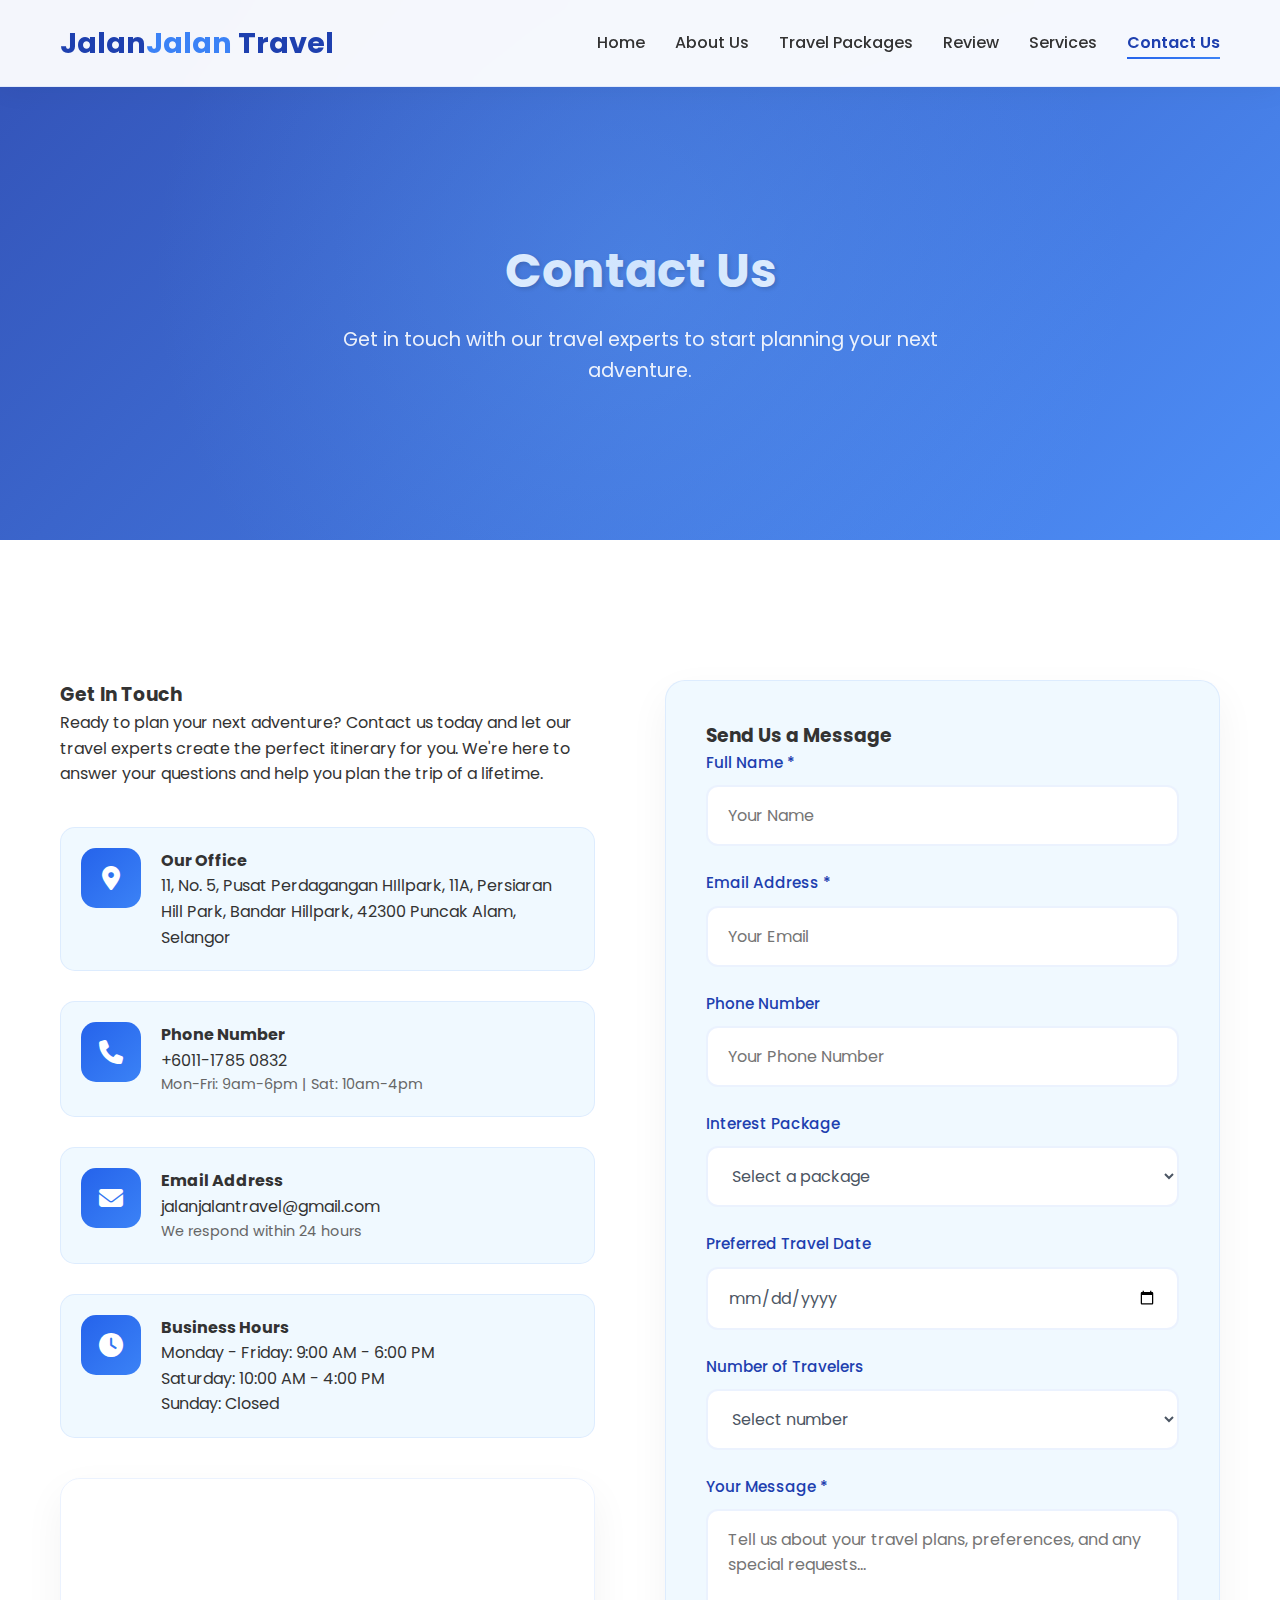
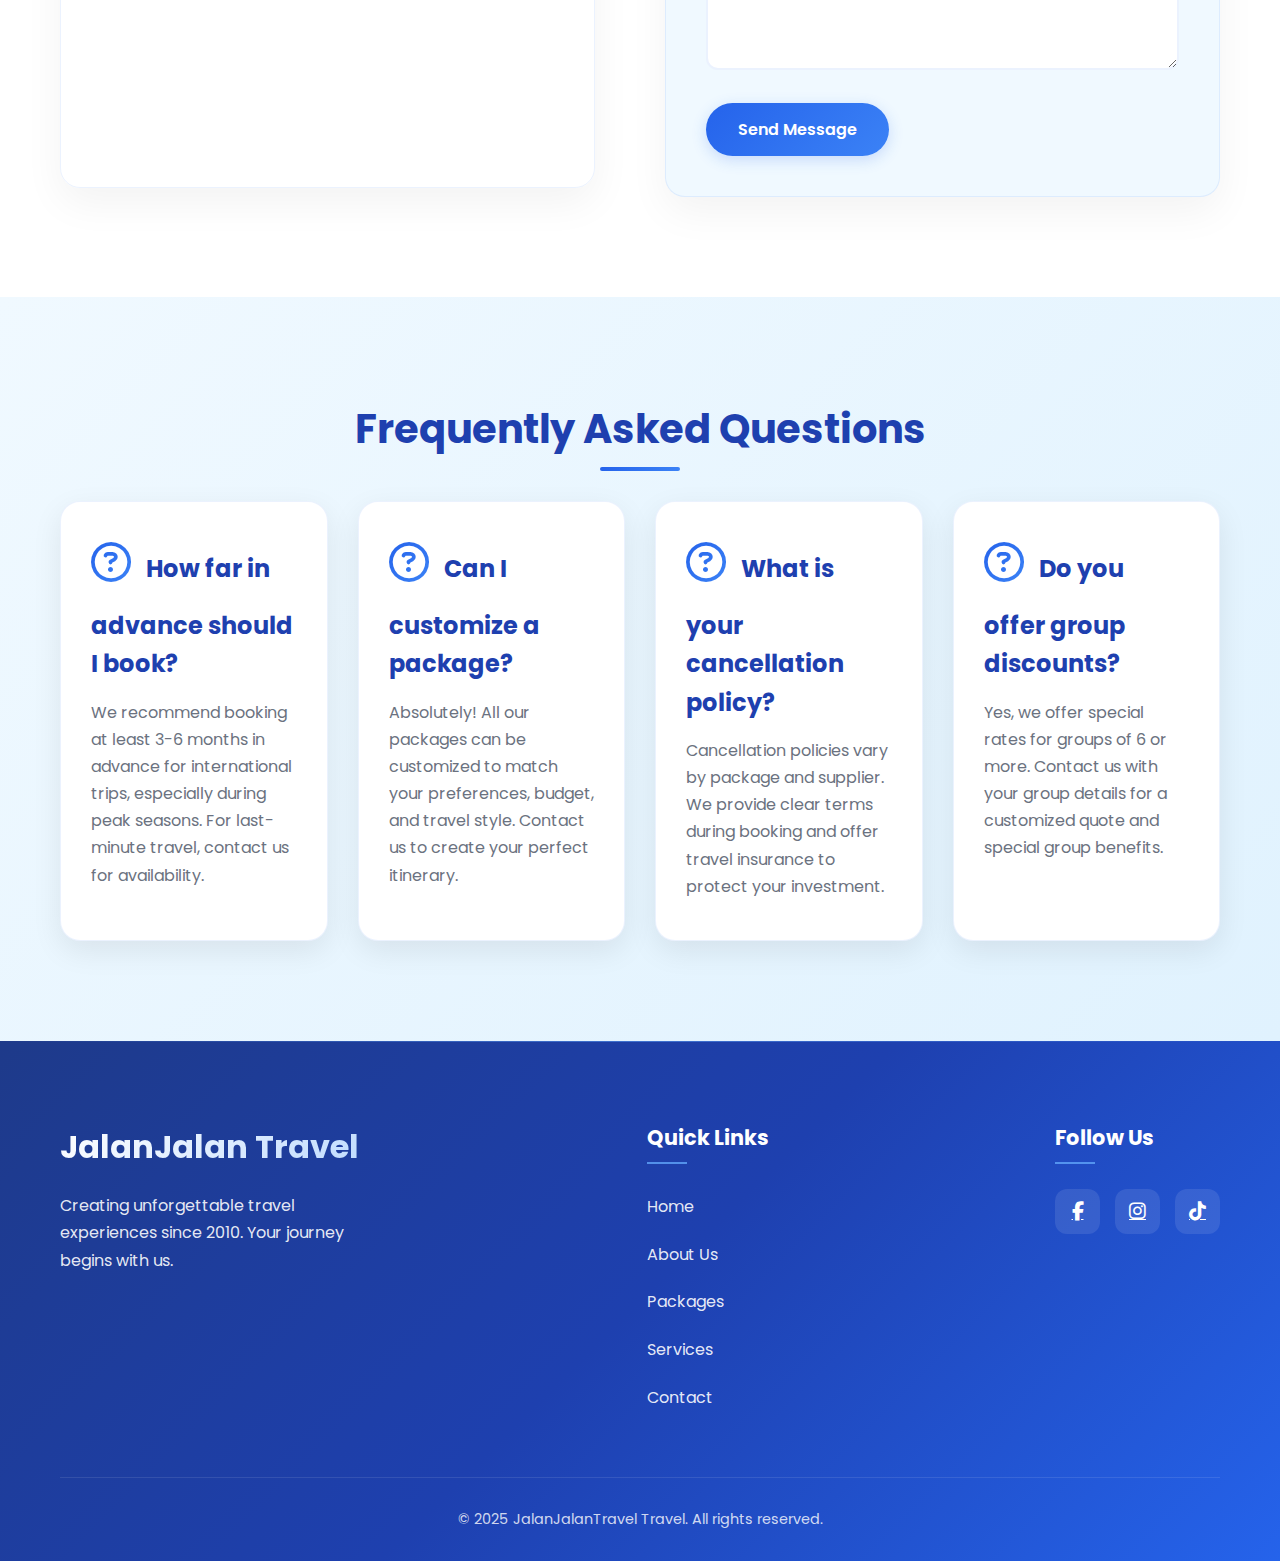
<file: contact.html>
<!DOCTYPE html>
<html lang="en">
<head>
    <meta charset="UTF-8">
    <meta name="viewport" content="width=device-width, initial-scale=1.0">
    <title>Wanderlust Travel | Contact Us</title>
    <link rel="stylesheet" href="https://cdnjs.cloudflare.com/ajax/libs/font-awesome/6.4.0/css/all.min.css">
    <link href="https://fonts.googleapis.com/css2?family=Poppins:wght@300;400;500;600;700&display=swap" rel="stylesheet">
    <link rel="stylesheet" href="style.css">
</head>
<body>
    <!-- Header & Navigation -->
    <header>
        <div class="container">
            <nav>
                <a href="index.html" class="logo">Jalan<span>Jalan</span> Travel</a>
                <div class="mobile-menu-btn">
                    <i class="fas fa-bars"></i>
                </div>
                <ul class="nav-links">
                    <li><a href="index.html">Home</a></li>
                    <li><a href="about.html">About Us</a></li>
                    <li><a href="packages.html">Travel Packages</a></li>
                    <li><a href="review.html">Review</a></li>
                    <li><a href="services.html">Services</a></li>
                    <li><a href="contact.html" class="active-link">Contact Us</a></li>
                </ul>
            </nav>
        </div>
    </header>

    <!-- Page Hero -->
    <section class="page-hero">
        <div class="container">
            <h1>Contact Us</h1>
            <p>Get in touch with our travel experts to start planning your next adventure.</p>
        </div>
    </section>

    <!-- Contact Section -->
    <section class="contact-section">
        <div class="container">
            <div class="contact-container">
                <div class="contact-info">
                    <h3>Get In Touch</h3>
                    <p>Ready to plan your next adventure? Contact us today and let our travel experts create the perfect itinerary for you. We're here to answer your questions and help you plan the trip of a lifetime.</p>
                    
                    <div class="contact-details">
                        <div class="contact-item">
                            <i class="fas fa-map-marker-alt"></i>
                            <div>
                                <h4>Our Office</h4>
                                <p>11, No. 5, Pusat Perdagangan HIllpark, 11A, Persiaran Hill Park, Bandar Hillpark, 42300 Puncak Alam, Selangor</p>
                            </div>
                        </div>
                        
                        <div class="contact-item">
                            <i class="fas fa-phone"></i>
                            <div>
                                <h4>Phone Number</h4>
                                <p>+6011-1785 0832</p>
                                <p style="font-size: 0.9rem; color: #666;">Mon-Fri: 9am-6pm | Sat: 10am-4pm</p>
                            </div>
                        </div>
                        
                        <div class="contact-item">
                            <i class="fas fa-envelope"></i>
                            <div>
                                <h4>Email Address</h4>
                                <p>jalanjalantravel@gmail.com</p>
                                <p style="font-size: 0.9rem; color: #666;">We respond within 24 hours</p>
                            </div>
                        </div>
                        
                        <div class="contact-item">
                            <i class="fas fa-clock"></i>
                            <div>
                                <h4>Business Hours</h4>
                                <p>Monday - Friday: 9:00 AM - 6:00 PM</p>
                                <p>Saturday: 10:00 AM - 4:00 PM</p>
                                <p>Sunday: Closed</p>
                            </div>
                        </div>
                    </div>
                    
                    <div class="map-container">
                        <iframe src="https://www.google.com/maps/embed?pb=!1m18!1m12!1m3!1d3966.54818537831!2d101.45310091476932!3d3.2109851999999996!2m3!1f0!2f0!3f0!3m2!1i1024!2i768!4f13.1!3m3!1m2!1s0x31cc5be1adef5dd3%3A0x1cb56cf47c7c9c03!2sJalan%20Jalan%20Travel!5e0!3m2!1sen!2smy!4v1706340000000!5m2!1sen!2smy" allowfullscreen="" loading="lazy"></iframe>
                    </div>
                </div>
                
                <div class="contact-form">
                    <h3>Send Us a Message</h3>
                    <form id="contactForm">
                        <div class="form-group">
                            <label for="name">Full Name *</label>
                            <input type="text" id="name" class="form-control" placeholder="Your Name" required>
                        </div>
                        
                        <div class="form-group">
                            <label for="email">Email Address *</label>
                            <input type="email" id="email" class="form-control" placeholder="Your Email" required>
                        </div>
                        
                        <div class="form-group">
                            <label for="phone">Phone Number</label>
                            <input type="tel" id="phone" class="form-control" placeholder="Your Phone Number">
                        </div>
                        
                        <div class="form-group">
                            <label for="package">Interest Package</label>
                            <select id="package" class="form-control">
                                <option value="">Select a package</option>
                                <option value="bali">Bali Paradise</option>
                                <option value="swiss">Wonderful Maldives</option>
                                <option value="japan">Turkiye Cultural Journey</option>
                                <option value="greece">Discover Japan Experience</option>
                                <option value="australia">Australian Adventure</option>
                                <option value="thailand">Thailand Explorer</option>
                                <option value="custom">Custom Package</option>
                            </select>
                        </div>
                        
                        <div class="form-group">
                            <label for="travel-date">Preferred Travel Date</label>
                            <input type="date" id="travel-date" class="form-control">
                        </div>
                        
                        <div class="form-group">
                            <label for="travelers">Number of Travelers</label>
                            <select id="travelers" class="form-control">
                                <option value="">Select number</option>
                                <option value="1">1 Traveler</option>
                                <option value="2">2 Travelers</option>
                                <option value="3-4">3-4 Travelers</option>
                                <option value="5-6">5-6 Travelers</option>
                                <option value="7+">7+ Travelers</option>
                            </select>
                        </div>
                        
                        <div class="form-group">
                            <label for="message">Your Message *</label>
                            <textarea id="message" class="form-control" placeholder="Tell us about your travel plans, preferences, and any special requests..." rows="5" required></textarea>
                        </div>
                        
                        <button type="submit" class="btn">Send Message</button>
                    </form>
                </div>
            </div>
        </div>
    </section>

    <!-- FAQ Section -->
    <section class="services-section" style="background-color: white;">
        <div class="container">
            <h2 class="section-title">Frequently Asked Questions</h2>
            <div class="services-container">
                <div class="service-card" style="text-align: left; height: 100%;">
                    <h3><i class="far fa-question-circle" style="color: #6a11cb; margin-right: 10px;"></i> How far in advance should I book?</h3>
                    <p>We recommend booking at least 3-6 months in advance for international trips, especially during peak seasons. For last-minute travel, contact us for availability.</p>
                </div>
                
                <div class="service-card" style="text-align: left; height: 100%;">
                    <h3><i class="far fa-question-circle" style="color: #6a11cb; margin-right: 10px;"></i> Can I customize a package?</h3>
                    <p>Absolutely! All our packages can be customized to match your preferences, budget, and travel style. Contact us to create your perfect itinerary.</p>
                </div>
                
                <div class="service-card" style="text-align: left; height: 100%;">
                    <h3><i class="far fa-question-circle" style="color: #6a11cb; margin-right: 10px;"></i> What is your cancellation policy?</h3>
                    <p>Cancellation policies vary by package and supplier. We provide clear terms during booking and offer travel insurance to protect your investment.</p>
                </div>
                
                <div class="service-card" style="text-align: left; height: 100%;">
                    <h3><i class="far fa-question-circle" style="color: #6a11cb; margin-right: 10px;"></i> Do you offer group discounts?</h3>
                    <p>Yes, we offer special rates for groups of 6 or more. Contact us with your group details for a customized quote and special group benefits.</p>
                </div>
            </div>
        </div>
    </section>

    <!-- Footer -->
    <footer>
        <div class="container">
            <div class="footer-content">
                <div class="footer-about">
                    <div class="footer-logo">JalanJalan Travel</div>
                    <p>Creating unforgettable travel experiences since 2010. Your journey begins with us.</p>
                </div>
                
                <div class="footer-links">
                    <h3>Quick Links</h3>
                    <ul>
                        <li><a href="index.html">Home</a></li>
                        <li><a href="about.html">About Us</a></li>
                        <li><a href="packages.html">Packages</a></li>
                        <li><a href="services.html">Services</a></li>
                        <li><a href="contact.html">Contact</a></li>
                    </ul>
                </div>
                
                <div class="footer-social">
                    <h3>Follow Us</h3>
                    <div class="social-icons">
                        <a href="https://www.facebook.com/JalanJalanTravelOfficial"><i class="fab fa-facebook-f"></i></a>
                        <a href="https://www.instagram.com/jalanjalantravel_/?hl=en"><i class="fab fa-instagram"></i></a>
                        <a href="https://www.tiktok.com/@jalanjalantravel?lang=en-GB"><i class="fab fa-tiktok"></i></a>
                    </div>
                </div>
            </div>
            
            <div class="copyright">
                <p>&copy; 2025 JalanJalanTravel Travel. All rights reserved.</p>
            </div>
        </div>
    </footer>

    <script>
        // Mobile menu toggle
        document.querySelector('.mobile-menu-btn').addEventListener('click', function() {
            document.querySelector('.nav-links').classList.toggle('active');
        });

        // Close mobile menu when clicking on a link
        document.querySelectorAll('.nav-links a').forEach(link => {
            link.addEventListener('click', function() {
                document.querySelector('.nav-links').classList.remove('active');
            });
        });

        // Set active link
        document.querySelectorAll('.nav-links a').forEach(link => {
            link.classList.remove('active-link');
            if(link.href === window.location.href) {
                link.classList.add('active-link');
            }
        });

        // Form submission
        document.getElementById('contactForm').addEventListener('submit', function(e) {
            e.preventDefault();
            
            // Get form values
            const name = document.getElementById('name').value;
            const email = document.getElementById('email').value;
            const phone = document.getElementById('phone').value;
            const package = document.getElementById('package').value;
            const travelDate = document.getElementById('travel-date').value;
            const travelers = document.getElementById('travelers').value;
            const message = document.getElementById('message').value;
            
            // Simple validation
            if(!name || !email || !message) {
                alert('Please fill in all required fields (marked with *).');
                return;
            }
            
            // Validate email format
            const emailRegex = /^[^\s@]+@[^\s@]+\.[^\s@]+$/;
            if(!emailRegex.test(email)) {
                alert('Please enter a valid email address.');
                return;
            }
            
            // In a real application, you would send this data to a server
            // For now, we'll just show a success message
            const packageName = package ? document.querySelector(`#package option[value="${package}"]`).textContent : 'Not specified';
            const formattedDate = travelDate ? new Date(travelDate).toLocaleDateString() : 'Not specified';
            
            alert(`Thank you ${name}! Your inquiry has been submitted successfully.\n\nWe have received the following information:\n- Email: ${email}\n- Phone: ${phone || 'Not provided'}\n- Package Interest: ${packageName}\n- Travel Date: ${formattedDate}\n- Travelers: ${travelers || 'Not specified'}\n\nWe will contact you within 24 hours at ${email} to discuss your travel plans.`);
            
            // Reset form
            this.reset();
        });

        // Set minimum date for travel date field to today
        const today = new Date().toISOString().split('T')[0];
        document.getElementById('travel-date').setAttribute('min', today);
    </script>
</body>

</html>
</file>
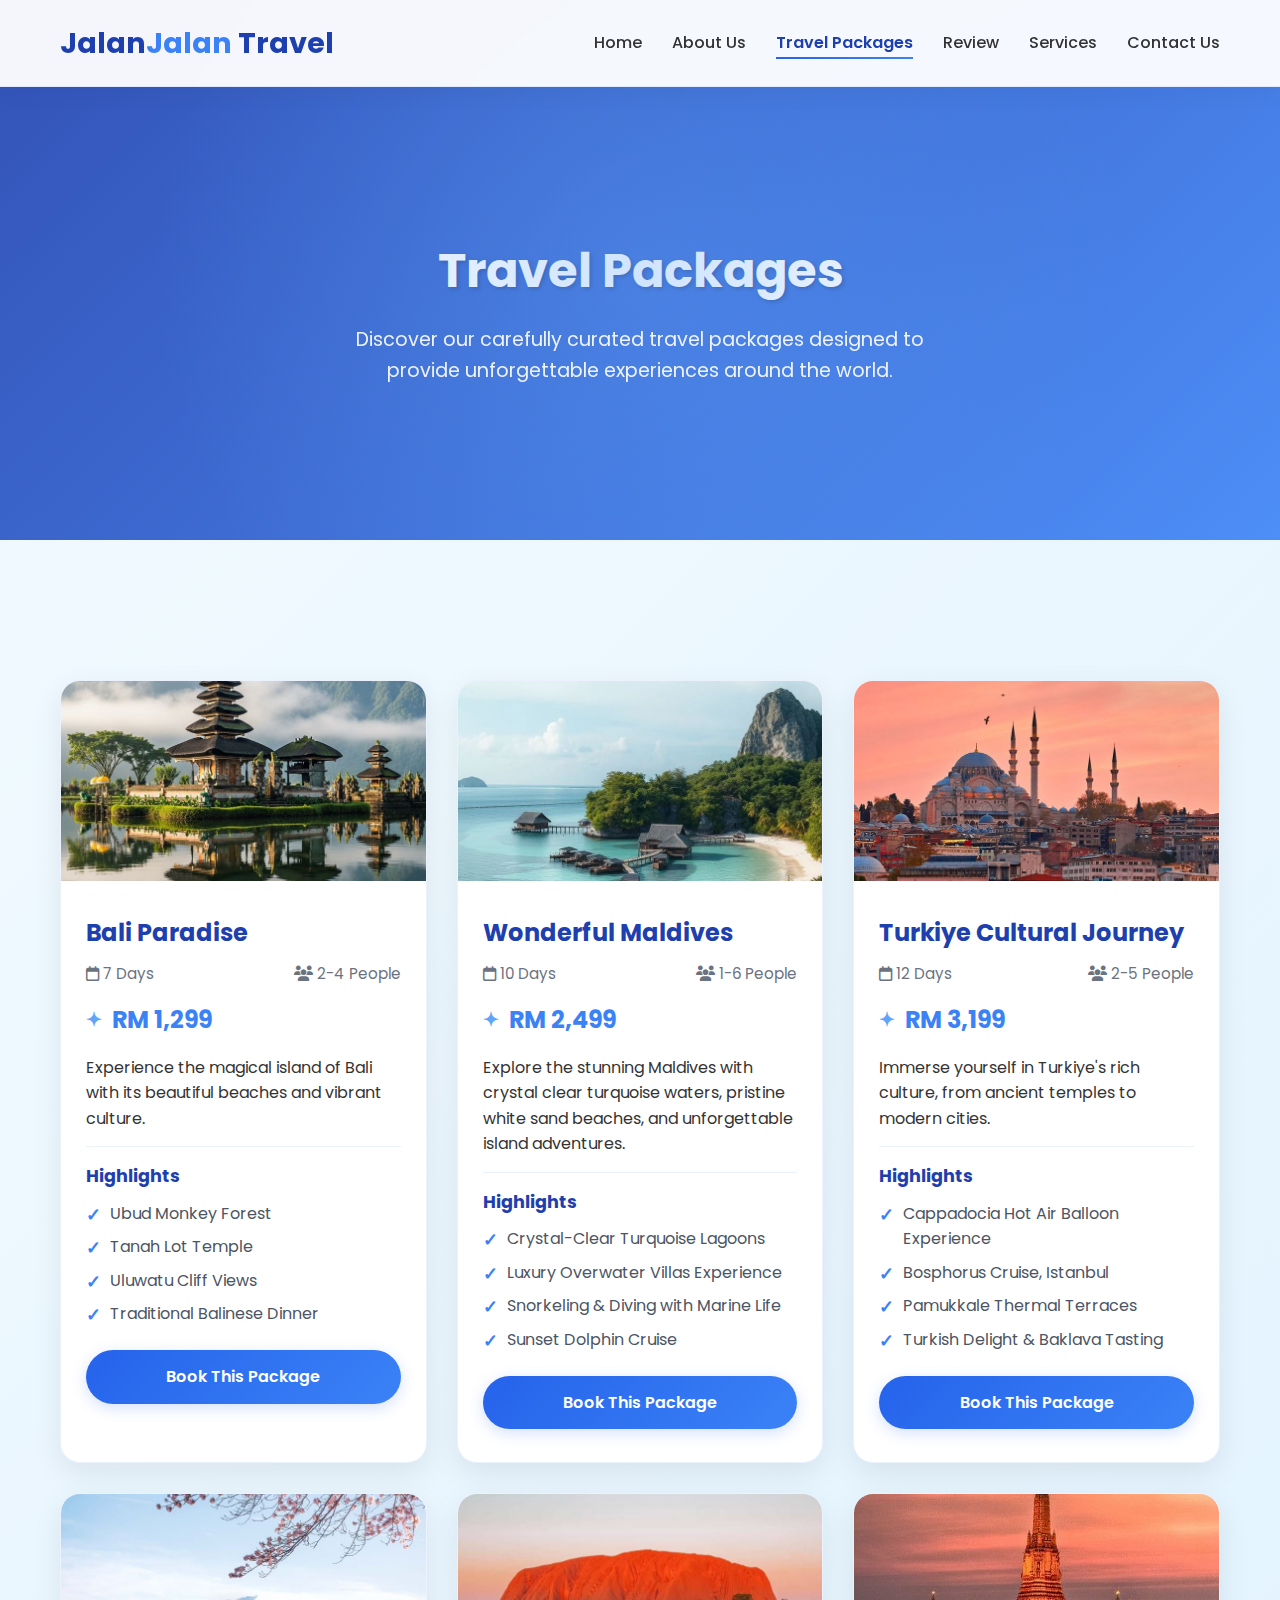
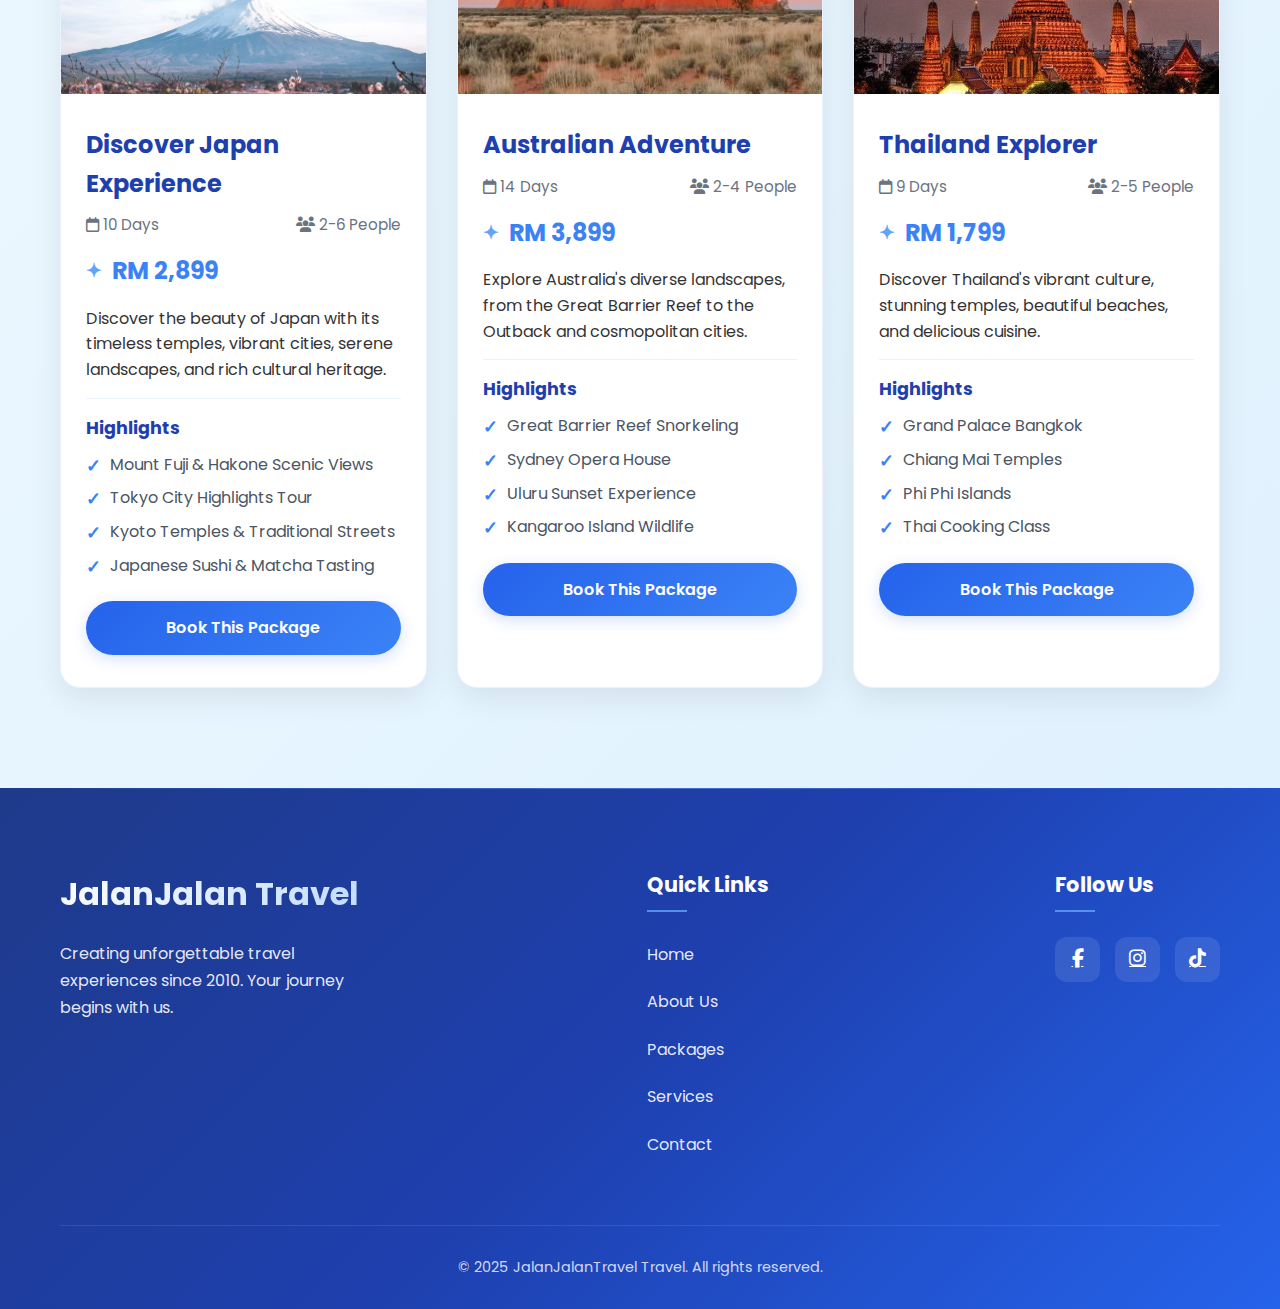
<file: packages.html>
<!DOCTYPE html>
<html lang="en">
<head>
    <meta charset="UTF-8">
    <meta name="viewport" content="width=device-width, initial-scale=1.0">
    <title>Wanderlust Travel | Travel Packages</title>
    <link rel="stylesheet" href="https://cdnjs.cloudflare.com/ajax/libs/font-awesome/6.4.0/css/all.min.css">
    <link href="https://fonts.googleapis.com/css2?family=Poppins:wght@300;400;500;600;700&display=swap" rel="stylesheet">
    <link rel="stylesheet" href="style.css">
</head>
<body>
    <!-- Header & Navigation -->
    <header>
        <div class="container">
            <nav>
               <a href="index.html" class="logo">Jalan<span>Jalan</span> Travel</a>
                <div class="mobile-menu-btn">
                    <i class="fas fa-bars"></i>
                </div>
                <ul class="nav-links">
                    <li><a href="index.html">Home</a></li>
                    <li><a href="about.html">About Us</a></li>
                    <li><a href="packages.html" class="active-link">Travel Packages</a></li>
                    <li><a href="review.html">Review</a></li>
                    <li><a href="services.html">Services</a></li>
                    <li><a href="contact.html">Contact Us</a></li>
                </ul>
            </nav>
        </div>
    </header>

    <!-- Page Hero -->
    <section class="page-hero">
        <div class="container">
            <h1>Travel Packages</h1>
            <p>Discover our carefully curated travel packages designed to provide unforgettable experiences around the world.</p>
        </div>
    </section>

    <!-- Packages Section -->
    <section class="packages-section">
        <div class="container">
            <div class="packages-container">
                <!-- Package 1 -->
                <div class="package-card">
                    <img src="images/The Beauty of Bedugul Bali – Nature & Culture Escape.jpg" alt="Bali" class="package-img">
                    <div class="package-content">
                        <h3>Bali Paradise</h3>
                        <div class="package-details">
                            <span><i class="far fa-calendar"></i> 7 Days</span>
                            <span><i class="fas fa-users"></i> 2-4 People</span>
                        </div>
                        <div class="package-price"> RM 1,299</div>
                        <p>Experience the magical island of Bali with its beautiful beaches and vibrant culture.</p>
                        <div class="highlights">
                            <h4>Highlights</h4>
                            <ul>
                                <li>Ubud Monkey Forest</li>
                                <li>Tanah Lot Temple</li>
                                <li>Uluwatu Cliff Views</li>
                                <li>Traditional Balinese Dinner</li>
                            </ul>
                        </div>
                        <a href="contact.html" class="btn" style="width: 100%; text-align: center; margin-top: 15px;">Book This Package</a>
                    </div>
                </div>
                
                <!-- Package 2 -->
                 <div class="package-card">
                    <img src="images/Maldives Guide_ Navigate the Hidden Wonders of Maldives.jpg" alt="Maldives" class="package-img">
                    <div class="package-content">
                        <h3>Wonderful Maldives</h3>
                        <div class="package-details">
                            <span><i class="far fa-calendar"></i> 10 Days</span>
                            <span><i class="fas fa-users"></i> 1-6 People</span>
                        </div>
                        <div class="package-price"> RM 2,499</div>
                        <p>Explore the stunning Maldives with crystal clear turquoise waters, pristine white sand beaches, and unforgettable island adventures.</p>
                        <div class="highlights">
                            <h4>Highlights</h4>
                            <ul>
                                <li>Crystal-Clear Turquoise Lagoons</li>
                                <li>Luxury Overwater Villas Experience</li>
                                <li>Snorkeling & Diving with Marine Life</li>
                                <li>Sunset Dolphin Cruise</li>
                            </ul>
                        </div>
                        <a href="contact.html" class="btn" style="width: 100%; text-align: center; margin-top: 15px;">Book This Package</a>
                    </div>
                </div>
                
                <!-- Package 3 -->
                <div class="package-card">
                    <img src="images/Turquía, autorretrato en diez fotos.jpg" alt="Japan" class="package-img">
                    <div class="package-content">
                        <h3>Turkiye Cultural Journey</h3>
                        <div class="package-details">
                            <span><i class="far fa-calendar"></i> 12 Days</span>
                            <span><i class="fas fa-users"></i> 2-5 People</span>
                        </div>
                        <div class="package-price"> RM 3,199</div>
                        <p>Immerse yourself in Turkiye's rich culture, from ancient temples to modern cities.</p>
                        <div class="highlights">
                            <h4>Highlights</h4>
                            <ul>
                                <li>Cappadocia Hot Air Balloon Experience</li>
                                <li>Bosphorus Cruise, Istanbul</li>
                                <li>Pamukkale Thermal Terraces</li>
                                <li>Turkish Delight & Baklava Tasting</li>
                            </ul>
                        </div>
                        <a href="contact.html" class="btn" style="width: 100%; text-align: center; margin-top: 15px;">Book This Package</a>
                    </div>
                </div>

                <!-- Package 4 -->
                <div class="package-card">
                    <img src="images/Japan Roadtrip_ Mit dem Camper Van von Tokio über Kawaguchiko bis Osaka (inkl_ Map) ⋆ LittleCITY.ch_ Schweizer Reiseblog _ Travelblog mit Reise- & Ausflugstipps" alt="Greece" class="package-img">
                    <div class="package-content">
                        <h3>Discover Japan Experience</h3>
                        <div class="package-details">
                            <span><i class="far fa-calendar"></i> 10 Days</span>
                            <span><i class="fas fa-users"></i> 2-6 People</span>
                        </div>
                        <div class="package-price"> RM 2,899</div>
                        <p>Discover the beauty of Japan with its timeless temples, vibrant cities, serene landscapes, and rich cultural heritage.</p>
                        <div class="highlights">
                            <h4>Highlights</h4>
                            <ul>
                                <li>Mount Fuji & Hakone Scenic Views</li>
                                <li>Tokyo City Highlights Tour</li>
                                <li>Kyoto Temples & Traditional Streets</li>
                                <li>Japanese Sushi & Matcha Tasting</li>
                            </ul>
                        </div>
                        <a href="contact.html" class="btn" style="width: 100%; text-align: center; margin-top: 15px;">Book This Package</a>
                    </div>
                </div>

                <!-- Package 5 -->
                <div class="package-card">
                    <img src="images/23 Very Best Places In Australia To Visit - Hand Luggage Only - Travel, Food And Photography Blog.jpg" alt="Australia" class="package-img">
                    <div class="package-content">
                        <h3>Australian Adventure</h3>
                        <div class="package-details">
                            <span><i class="far fa-calendar"></i> 14 Days</span>
                            <span><i class="fas fa-users"></i> 2-4 People</span>
                        </div>
                        <div class="package-price"> RM 3,899</div>
                        <p>Explore Australia's diverse landscapes, from the Great Barrier Reef to the Outback and cosmopolitan cities.</p>
                        <div class="highlights">
                            <h4>Highlights</h4>
                            <ul>
                                <li>Great Barrier Reef Snorkeling</li>
                                <li>Sydney Opera House</li>
                                <li>Uluru Sunset Experience</li>
                                <li>Kangaroo Island Wildlife</li>
                            </ul>
                        </div>
                        <a href="contact.html" class="btn" style="width: 100%; text-align: center; margin-top: 15px;">Book This Package</a>
                    </div>
                </div>

                <!-- Package 6 -->
                <div class="package-card">
                    <img src="images/__Wat Arun at Sunset, Bangkok, Thailand, photo by Paul Cowell,.jpg" alt="Thailand" class="package-img">
                    <div class="package-content">
                        <h3>Thailand Explorer</h3>
                        <div class="package-details">
                            <span><i class="far fa-calendar"></i> 9 Days</span>
                            <span><i class="fas fa-users"></i> 2-5 People</span>
                        </div>
                        <div class="package-price"> RM 1,799</div>
                        <p>Discover Thailand's vibrant culture, stunning temples, beautiful beaches, and delicious cuisine.</p>
                        <div class="highlights">
                            <h4>Highlights</h4>
                            <ul>
                                <li>Grand Palace Bangkok</li>
                                <li>Chiang Mai Temples</li>
                                <li>Phi Phi Islands</li>
                                <li>Thai Cooking Class</li>
                            </ul>
                        </div>
                        <a href="contact.html" class="btn" style="width: 100%; text-align: center; margin-top: 15px;">Book This Package</a>
                    </div>
                </div>
            </div>
        </div>
    </section>

    <!-- Footer -->
    <footer>
        <div class="container">
            <div class="footer-content">
                <div class="footer-about">
                    <div class="footer-logo">JalanJalan Travel</div>
                    <p>Creating unforgettable travel experiences since 2010. Your journey begins with us.</p>
                </div>
                
                <div class="footer-links">
                    <h3>Quick Links</h3>
                    <ul>
                        <li><a href="index.html">Home</a></li>
                        <li><a href="about.html">About Us</a></li>
                        <li><a href="packages.html">Packages</a></li>
                        <li><a href="services.html">Services</a></li>
                        <li><a href="contact.html">Contact</a></li>
                    </ul>
                </div>
                
                 <div class="footer-social">
                    <h3>Follow Us</h3>
                    <div class="social-icons">
                        <a href="https://www.facebook.com/JalanJalanTravelOfficial"><i class="fab fa-facebook-f"></i></a>
                        <a href="https://www.instagram.com/jalanjalantravel_/?hl=en"><i class="fab fa-instagram"></i></a>
                        <a href="https://www.tiktok.com/@jalanjalantravel?lang=en-GB"><i class="fab fa-tiktok"></i></a>
                    </div>
                </div>
            </div>
            
            <div class="copyright">
                <p>&copy; 2025 JalanJalanTravel Travel. All rights reserved.</p>
            </div>
        </div>
    </footer>

    <script>
        // Mobile menu toggle
        document.querySelector('.mobile-menu-btn').addEventListener('click', function() {
            document.querySelector('.nav-links').classList.toggle('active');
        });

        // Close mobile menu when clicking on a link
        document.querySelectorAll('.nav-links a').forEach(link => {
            link.addEventListener('click', function() {
                document.querySelector('.nav-links').classList.remove('active');
            });
        });

        // Set active link
        document.querySelectorAll('.nav-links a').forEach(link => {
            link.classList.remove('active-link');
            if(link.href === window.location.href) {
                link.classList.add('active-link');
            }
        });

        // Package card interactions
        document.querySelectorAll('.package-card').forEach(card => {
            card.addEventListener('mouseenter', function() {
                this.style.transform = 'translateY(-10px)';
            });
            
            card.addEventListener('mouseleave', function() {
                this.style.transform = 'translateY(0)';
            });
        });
    </script>
</body>
</html>
</file>
<file: style.css>
* {
    margin: 0;
    padding: 0;
    box-sizing: border-box;
    font-family: 'Poppins', sans-serif;
}

body {
    background: linear-gradient(135deg, #f0f9ff 0%, #f8fafc 100%);
    color: #333;
    line-height: 1.6;
}

/* Common Styles */
.section-title {
    text-align: center;
    font-size: 2.5rem;
    margin-bottom: 2rem;
    color: #1e40af;
    position: relative;
    font-weight: 700;
}

.section-title::after {
    content: '';
    position: absolute;
    width: 80px;
    height: 4px;
    background: linear-gradient(to right, #2563eb, #3b82f6);
    bottom: -10px;
    left: 50%;
    transform: translateX(-50%);
    border-radius: 2px;
}

.container {
    width: 100%;
    max-width: 1200px;
    margin: 0 auto;
    padding: 0 20px;
}

.btn {
    display: inline-block;
    padding: 14px 32px;
    background: linear-gradient(135deg, #2563eb, #3b82f6);
    color: white;
    border: none;
    border-radius: 30px;
    font-size: 1rem;
    font-weight: 600;
    cursor: pointer;
    transition: all 0.3s cubic-bezier(0.4, 0, 0.2, 1);
    text-decoration: none;
    box-shadow: 0 4px 15px rgba(37, 99, 235, 0.2);
    position: relative;
    overflow: hidden;
}

.btn::before {
    content: '';
    position: absolute;
    top: 0;
    left: -100%;
    width: 100%;
    height: 100%;
    background: linear-gradient(90deg, transparent, rgba(255, 255, 255, 0.2), transparent);
    transition: 0.5s;
}

.btn:hover::before {
    left: 100%;
}

.btn:hover {
    transform: translateY(-3px);
    box-shadow: 0 6px 20px rgba(37, 99, 235, 0.3);
    background: linear-gradient(135deg, #3b82f6, #2563eb);
}

.card {
    background: white;
    border-radius: 20px;
    overflow: hidden;
    box-shadow: 0 5px 20px rgba(0, 0, 0, 0.08);
    transition: all 0.4s cubic-bezier(0.4, 0, 0.2, 1);
    border: 1px solid rgba(59, 130, 246, 0.1);
}

.card:hover {
    transform: translateY(-10px);
    box-shadow: 0 15px 40px rgba(37, 99, 235, 0.15);
}

/* Navigation */
header {
    background-color: rgba(255, 255, 255, 0.95);
    backdrop-filter: blur(10px);
    box-shadow: 0 2px 30px rgba(0, 0, 0, 0.05);
    position: fixed;
    width: 100%;
    top: 0;
    z-index: 1000;
    border-bottom: 1px solid rgba(59, 130, 246, 0.1);
}

nav {
    display: flex;
    justify-content: space-between;
    align-items: center;
    padding: 20px 0;
}

.logo {
    font-size: 1.8rem;
    font-weight: 700;
    color: #1e40af;
    text-decoration: none;
}

.logo span {
    color: #3b82f6;
}

.nav-links {
    display: flex;
    list-style: none;
}

.nav-links li {
    margin-left: 30px;
    position: relative;
}

.nav-links a {
    text-decoration: none;
    color: #333;
    font-weight: 500;
    transition: all 0.3s ease;
    padding: 5px 0;
    position: relative;
}

.nav-links a::after {
    content: '';
    position: absolute;
    bottom: 0;
    left: 0;
    width: 0;
    height: 2px;
    background: linear-gradient(to right, #2563eb, #3b82f6);
    transition: width 0.3s ease;
}

.nav-links a:hover {
    color: #1e40af;
}

.nav-links a:hover::after {
    width: 100%;
}

.nav-links a.active-link {
    color: #1e40af;
    font-weight: 600;
}

.nav-links a.active-link::after {
    width: 100%;
}

.mobile-menu-btn {
    display: none;
    font-size: 1.5rem;
    cursor: pointer;
    color: #1e40af;
    background: none;
    border: none;
}

/* Page Hero */
.page-hero {
    height: 60vh;
    background: linear-gradient(135deg, rgba(30, 64, 175, 0.9), rgba(59, 130, 246, 0.9)), 
                url('https://images.unsplash.com/photo-1488646953014-85cb44e25828?ixlib=rb-4.0.3&auto=format&fit=crop&w=1600&q=80');
    background-size: cover;
    background-position: center;
    display: flex;
    align-items: center;
    justify-content: center;
    text-align: center;
    color: white;
    padding-top: 80px;
    position: relative;
    overflow: hidden;
}

.page-hero::before {
    content: '';
    position: absolute;
    top: 0;
    left: 0;
    right: 0;
    bottom: 0;
    background: radial-gradient(circle at 50% 50%, rgba(96, 165, 250, 0.3), transparent 70%);
}

.page-hero h1 {
    font-size: 3rem;
    margin-bottom: 15px;
    text-shadow: 2px 2px 4px rgba(0, 0, 0, 0.2);
}

.page-hero p {
    font-size: 1.2rem;
    opacity: 0.9;
    max-width: 600px;
    margin: 0 auto;
}

/* About Section */
.about-section {
    padding: 100px 0;
    background-color: white;
    position: relative;
}

.about-section::before {
    content: '';
    position: absolute;
    top: 0;
    left: 0;
    right: 0;
    height: 1px;
    background: linear-gradient(to right, transparent, #3b82f6, transparent);
}

.about-content {
    display: flex;
    align-items: center;
    gap: 50px;
    margin-top: 40px;
}

.about-text {
    flex: 1;
}

.about-text h3 {
    font-size: 1.8rem;
    margin-bottom: 20px;
    color: #1e40af;
    position: relative;
    padding-left: 20px;
}

.about-text h3::before {
    content: '';
    position: absolute;
    left: 0;
    top: 50%;
    transform: translateY(-50%);
    width: 8px;
    height: 8px;
    background: #3b82f6;
    border-radius: 50%;
}

.about-text p {
    margin-bottom: 20px;
    color: #4b5563;
    line-height: 1.8;
}

.about-image {
    flex: 1;
    border-radius: 20px;
    overflow: hidden;
    box-shadow: 0 20px 60px rgba(59, 130, 246, 0.15);
    transform: perspective(1000px) rotateY(-5deg);
    transition: all 0.5s ease;
}

.about-image:hover {
    transform: perspective(1000px) rotateY(0deg);
}

.about-image img {
    width: 100%;
    height: auto;
    display: block;
    transition: transform 0.5s ease;
}

.about-image:hover img {
    transform: scale(1.05);
}

/* Packages Section */
.packages-section {
    padding: 100px 0;
    background: linear-gradient(135deg, #f0f9ff 0%, #e0f2fe 100%);
}

.packages-container {
    display: grid;
    grid-template-columns: repeat(auto-fill, minmax(300px, 1fr));
    gap: 30px;
    margin-top: 40px;
}

.package-card {
    background: white;
    border-radius: 20px;
    overflow: hidden;
    box-shadow: 0 10px 30px rgba(0, 0, 0, 0.08);
    transition: all 0.4s cubic-bezier(0.4, 0, 0.2, 1);
    border: 1px solid rgba(59, 130, 246, 0.1);
}

.package-img {
    height: 200px;
    width: 100%;
    object-fit: cover;
    transition: transform 0.6s ease;
}

.package-card:hover .package-img {
    transform: scale(1.1);
}

.package-content {
    padding: 25px;
}

.package-content h3 {
    font-size: 1.5rem;
    margin-bottom: 10px;
    color: #1e40af;
}

.package-details {
    display: flex;
    justify-content: space-between;
    margin-bottom: 15px;
    color: #6b7280;
    font-size: 0.95rem;
}

.package-price {
    font-size: 1.5rem;
    font-weight: 700;
    color: #3b82f6;
    margin-bottom: 15px;
    display: flex;
    align-items: center;
    gap: 10px;
}

.package-price::before {
    content: '✦';
    font-size: 1.2rem;
    color: #60a5fa;
}

.highlights {
    margin-top: 15px;
    padding-top: 15px;
    border-top: 1px solid rgba(59, 130, 246, 0.1);
}

.highlights h4 {
    margin-bottom: 10px;
    color: #1e40af;
    font-size: 1.1rem;
}

.highlights ul {
    list-style-type: none;
}

.highlights li {
    margin-bottom: 8px;
    padding-left: 24px;
    position: relative;
    color: #4b5563;
    transition: transform 0.3s ease;
}

.highlights li:hover {
    transform: translateX(5px);
    color: #1e40af;
}

.highlights li:before {
    content: "✓";
    color: #3b82f6;
    position: absolute;
    left: 0;
    font-weight: bold;
    font-size: 1.1rem;
}

/* Reviews Section */
.reviews-section {
    padding: 100px 0;
    background-color: white;
}

.reviews-grid {
    display: grid;
    grid-template-columns: repeat(auto-fill, minmax(350px, 1fr));
    gap: 30px;
    margin-top: 40px;
}

.review-card {
    background: white;
    border-radius: 20px;
    padding: 30px;
    box-shadow: 0 10px 30px rgba(0, 0, 0, 0.08);
    transition: all 0.4s cubic-bezier(0.4, 0, 0.2, 1);
    border: 1px solid rgba(59, 130, 246, 0.1);
    position: relative;
    overflow: hidden;
}

.review-card::before {
    content: '"';
    position: absolute;
    top: 20px;
    right: 30px;
    font-size: 6rem;
    color: rgba(59, 130, 246, 0.1);
    font-family: serif;
    line-height: 1;
}

.review-card:hover {
    transform: translateY(-10px);
    box-shadow: 0 20px 50px rgba(37, 99, 235, 0.15);
}

.review-header {
    display: flex;
    align-items: center;
    margin-bottom: 25px;
}

.reviewer-avatar {
    width: 70px;
    height: 70px;
    border-radius: 50%;
    object-fit: cover;
    margin-right: 20px;
    border: 3px solid #3b82f6;
    padding: 3px;
    background: white;
    box-shadow: 0 5px 15px rgba(59, 130, 246, 0.2);
}

.reviewer-info h4 {
    margin-bottom: 5px;
    color: #1e40af;
    font-weight: 600;
}

.reviewer-info .destination {
    color: #6b7280;
    font-size: 0.9rem;
    margin-bottom: 8px;
}

.review-rating {
    color: #fbbf24;
    margin-bottom: 5px;
    font-size: 1.1rem;
}

.review-date {
    color: #9ca3af;
    font-size: 0.85rem;
}

.review-content {
    margin-top: 15px;
    color: #4b5563;
    line-height: 1.7;
    position: relative;
    z-index: 1;
}

.review-content p {
    margin-bottom: 15px;
}

.review-highlights {
    margin-top: 20px;
    padding-top: 20px;
    border-top: 1px solid rgba(59, 130, 246, 0.1);
}

.review-highlights h5 {
    color: #1e40af;
    margin-bottom: 10px;
    font-size: 1rem;
    font-weight: 600;
}

.highlight-tags {
    display: flex;
    flex-wrap: wrap;
    gap: 8px;
}

.tag {
    background: linear-gradient(135deg, #dbeafe, #bfdbfe);
    color: #3b82f6;
    padding: 6px 15px;
    border-radius: 20px;
    font-size: 0.85rem;
    font-weight: 500;
    border: 1px solid rgba(59, 130, 246, 0.2);
    transition: all 0.3s ease;
}

.tag:hover {
    background: linear-gradient(135deg, #3b82f6, #2563eb);
    color: white;
    transform: translateY(-2px);
}

/* Services Section */
.services-section {
    padding: 100px 0;
    background: linear-gradient(135deg, #f0f9ff 0%, #e0f2fe 100%);
}

.services-container {
    display: grid;
    grid-template-columns: repeat(auto-fill, minmax(250px, 1fr));
    gap: 30px;
    margin-top: 40px;
}

.service-card {
    background: white;
    border-radius: 20px;
    padding: 40px 30px;
    text-align: center;
    box-shadow: 0 10px 30px rgba(0, 0, 0, 0.08);
    transition: all 0.4s cubic-bezier(0.4, 0, 0.2, 1);
    border: 1px solid rgba(59, 130, 246, 0.1);
    position: relative;
    overflow: hidden;
}

.service-card::before {
    content: '';
    position: absolute;
    top: 0;
    left: 0;
    right: 0;
    height: 4px;
    background: linear-gradient(to right, #2563eb, #3b82f6);
    transform: scaleX(0);
    transition: transform 0.4s ease;
}

.service-card:hover::before {
    transform: scaleX(1);
}

.service-card:hover {
    transform: translateY(-10px);
    box-shadow: 0 20px 50px rgba(37, 99, 235, 0.15);
}

.service-card i {
    font-size: 2.5rem;
    background: linear-gradient(135deg, #2563eb, #3b82f6);
    -webkit-background-clip: text;
    -webkit-text-fill-color: transparent;
    background-clip: text;
    margin-bottom: 25px;
    display: inline-block;
    transition: all 0.3s ease;
}

.service-card:hover i {
    transform: scale(1.2) rotate(5deg);
}

.service-card h3 {
    font-size: 1.5rem;
    margin-bottom: 15px;
    color: #1e40af;
    transition: color 0.3s ease;
}

.service-card p {
    color: #6b7280;
    line-height: 1.7;
    transition: color 0.3s ease;
}

/* Contact Section */
.contact-section {
    padding: 100px 0;
    background-color: white;
}

.contact-container {
    display: grid;
    grid-template-columns: repeat(2, 1fr);
    gap: 50px;
    margin-top: 40px;
}

.contact-info {
    padding-right: 20px;
}

.contact-details {
    margin-top: 40px;
}

.contact-item {
    display: flex;
    align-items: flex-start;
    margin-bottom: 30px;
    padding: 20px;
    background: #f0f9ff;
    border-radius: 15px;
    transition: all 0.3s ease;
    border: 1px solid rgba(59, 130, 246, 0.1);
}

.contact-item:hover {
    transform: translateX(10px);
    background: white;
    box-shadow: 0 10px 30px rgba(59, 130, 246, 0.1);
}

.contact-item i {
    width: 60px;
    height: 60px;
    background: linear-gradient(135deg, #2563eb, #3b82f6);
    color: white;
    border-radius: 15px;
    display: flex;
    align-items: center;
    justify-content: center;
    margin-right: 20px;
    font-size: 1.5rem;
    flex-shrink: 0;
}

.contact-form {
    background: #f0f9ff;
    padding: 40px;
    border-radius: 20px;
    box-shadow: 0 15px 40px rgba(0, 0, 0, 0.05);
    border: 1px solid rgba(59, 130, 246, 0.1);
}

.form-group {
    margin-bottom: 25px;
    position: relative;
}

.form-group label {
    display: block;
    margin-bottom: 10px;
    font-weight: 500;
    color: #1e40af;
    font-size: 0.95rem;
}

.form-control {
    width: 100%;
    padding: 16px 20px;
    border: 2px solid rgba(59, 130, 246, 0.1);
    border-radius: 12px;
    font-size: 1rem;
    transition: all 0.3s ease;
    background: white;
    color: #4b5563;
}

.form-control:focus {
    outline: none;
    border-color: #3b82f6;
    box-shadow: 0 0 0 3px rgba(59, 130, 246, 0.1);
}

textarea.form-control {
    min-height: 160px;
    resize: vertical;
}

.map-container {
    margin-top: 40px;
    border-radius: 20px;
    overflow: hidden;
    box-shadow: 0 15px 40px rgba(0, 0, 0, 0.05);
    border: 1px solid rgba(59, 130, 246, 0.1);
}

.map-container iframe {
    width: 100%;
    height: 300px;
    border: none;
}

/* Footer - Blue Theme */
footer {
    background: linear-gradient(135deg, #1e3a8a 0%, #1e40af 50%, #2563eb 100%);
    color: white;
    padding: 80px 0 30px;
    position: relative;
    overflow: hidden;
}

footer::before {
    content: '';
    position: absolute;
    top: 0;
    left: 0;
    right: 0;
    height: 1px;
    background: linear-gradient(to right, transparent, rgba(96, 165, 250, 0.5), transparent);
}

.footer-content {
    display: flex;
    justify-content: space-between;
    margin-bottom: 50px;
    position: relative;
    z-index: 1;
}

.footer-logo {
    font-size: 2rem;
    font-weight: 700;
    margin-bottom: 20px;
    background: linear-gradient(135deg, #fff, #bfdbfe);
    -webkit-background-clip: text;
    -webkit-text-fill-color: transparent;
    background-clip: text;
}

.footer-about p {
    color: rgba(255, 255, 255, 0.9);
    max-width: 300px;
    line-height: 1.7;
    font-size: 1rem;
}

.footer-links h3, .footer-social h3 {
    font-size: 1.3rem;
    margin-bottom: 25px;
    color: white;
    position: relative;
    padding-bottom: 10px;
}

.footer-links h3::after, .footer-social h3::after {
    content: '';
    position: absolute;
    bottom: 0;
    left: 0;
    width: 40px;
    height: 2px;
    background: rgba(96, 165, 250, 0.8);
}

.footer-links ul {
    list-style: none;
}

.footer-links li {
    margin-bottom: 12px;
}

.footer-links a {
    color: rgba(255, 255, 255, 0.9);
    text-decoration: none;
    transition: all 0.3s ease;
    display: inline-block;
    padding: 5px 0;
}

.footer-links a:hover {
    color: white;
    transform: translateX(5px);
}

.social-icons {
    display: flex;
    gap: 15px;
}

.social-icons a {
    display: inline-flex;
    align-items: center;
    justify-content: center;
    width: 45px;
    height: 45px;
    background-color: rgba(255, 255, 255, 0.1);
    border-radius: 12px;
    color: white;
    font-size: 1.2rem;
    transition: all 0.3s cubic-bezier(0.4, 0, 0.2, 1);
    position: relative;
    overflow: hidden;
}

.social-icons a::before {
    content: '';
    position: absolute;
    top: 0;
    left: -100%;
    width: 100%;
    height: 100%;
    background: linear-gradient(90deg, transparent, rgba(255, 255, 255, 0.2), transparent);
    transition: 0.5s;
}

.social-icons a:hover::before {
    left: 100%;
}

.social-icons a:hover {
    background-color: rgba(255, 255, 255, 0.2);
    transform: translateY(-3px) scale(1.1);
}

.copyright {
    text-align: center;
    padding-top: 30px;
    border-top: 1px solid rgba(255, 255, 255, 0.1);
    color: rgba(255, 255, 255, 0.8);
    font-size: 0.9rem;
}

/* Responsive Design */
@media (max-width: 992px) {
    .about-content {
        flex-direction: column;
    }
    
    .contact-container {
        grid-template-columns: 1fr;
        gap: 40px;
    }
    
    .footer-content {
        flex-direction: column;
        gap: 40px;
    }
}

@media (max-width: 768px) {
    .nav-links {
        display: none;
        position: fixed;
        top: 80px;
        left: 0;
        width: 100%;
        background-color: rgba(255, 255, 255, 0.98);
        backdrop-filter: blur(10px);
        flex-direction: column;
        padding: 30px;
        box-shadow: 0 10px 40px rgba(0, 0, 0, 0.1);
        z-index: 999;
    }
    
    .nav-links.active {
        display: flex;
        animation: slideDown 0.3s ease;
    }
    
    @keyframes slideDown {
        from {
            opacity: 0;
            transform: translateY(-20px);
        }
        to {
            opacity: 1;
            transform: translateY(0);
        }
    }
    
    .nav-links li {
        margin: 15px 0;
        text-align: center;
    }
    
    .mobile-menu-btn {
        display: block;
    }
    
    .section-title {
        font-size: 2rem;
    }
    
    .page-hero h1 {
        font-size: 2.5rem;
    }
    
    .packages-container,
    .services-container,
    .reviews-grid {
        grid-template-columns: 1fr;
    }
}

@media (max-width: 576px) {
    .page-hero h1 {
        font-size: 2rem;
    }
    
    .page-hero p {
        font-size: 1.1rem;
    }
    
    .container {
        padding: 0 15px;
    }
    
    .contact-form {
        padding: 30px 20px;
    }
    
    .contact-item {
        flex-direction: column;
        align-items: flex-start;
    }
    
    .contact-item i {
        margin-bottom: 15px;
    }
}

/* Custom Scrollbar */
::-webkit-scrollbar {
    width: 10px;
}

::-webkit-scrollbar-track {
    background: #f1f1f1;
}

::-webkit-scrollbar-thumb {
    background: linear-gradient(135deg, #2563eb, #3b82f6);
    border-radius: 5px;
}

::-webkit-scrollbar-thumb:hover {
    background: linear-gradient(135deg, #3b82f6, #2563eb);
}

/* Selection Color */
::selection {
    background-color: rgba(59, 130, 246, 0.2);
    color: #1e40af;
}
</file>
